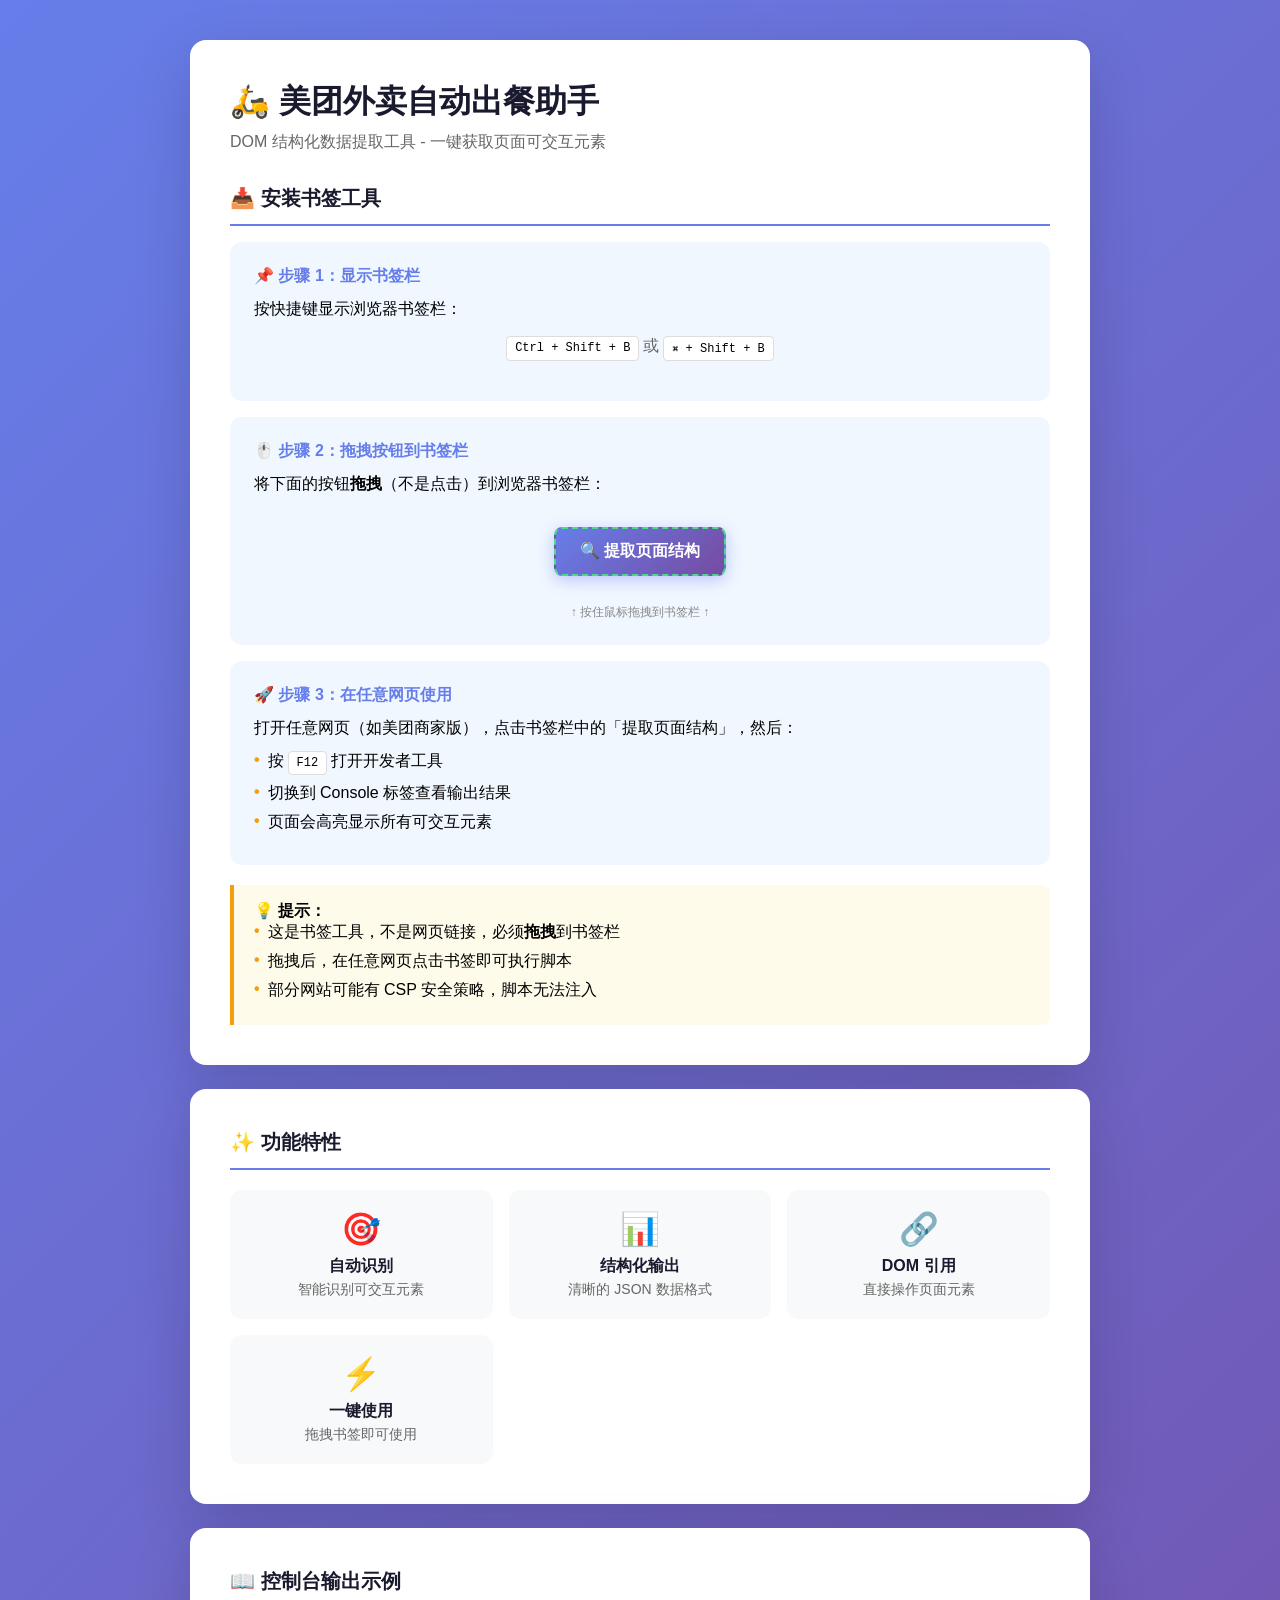
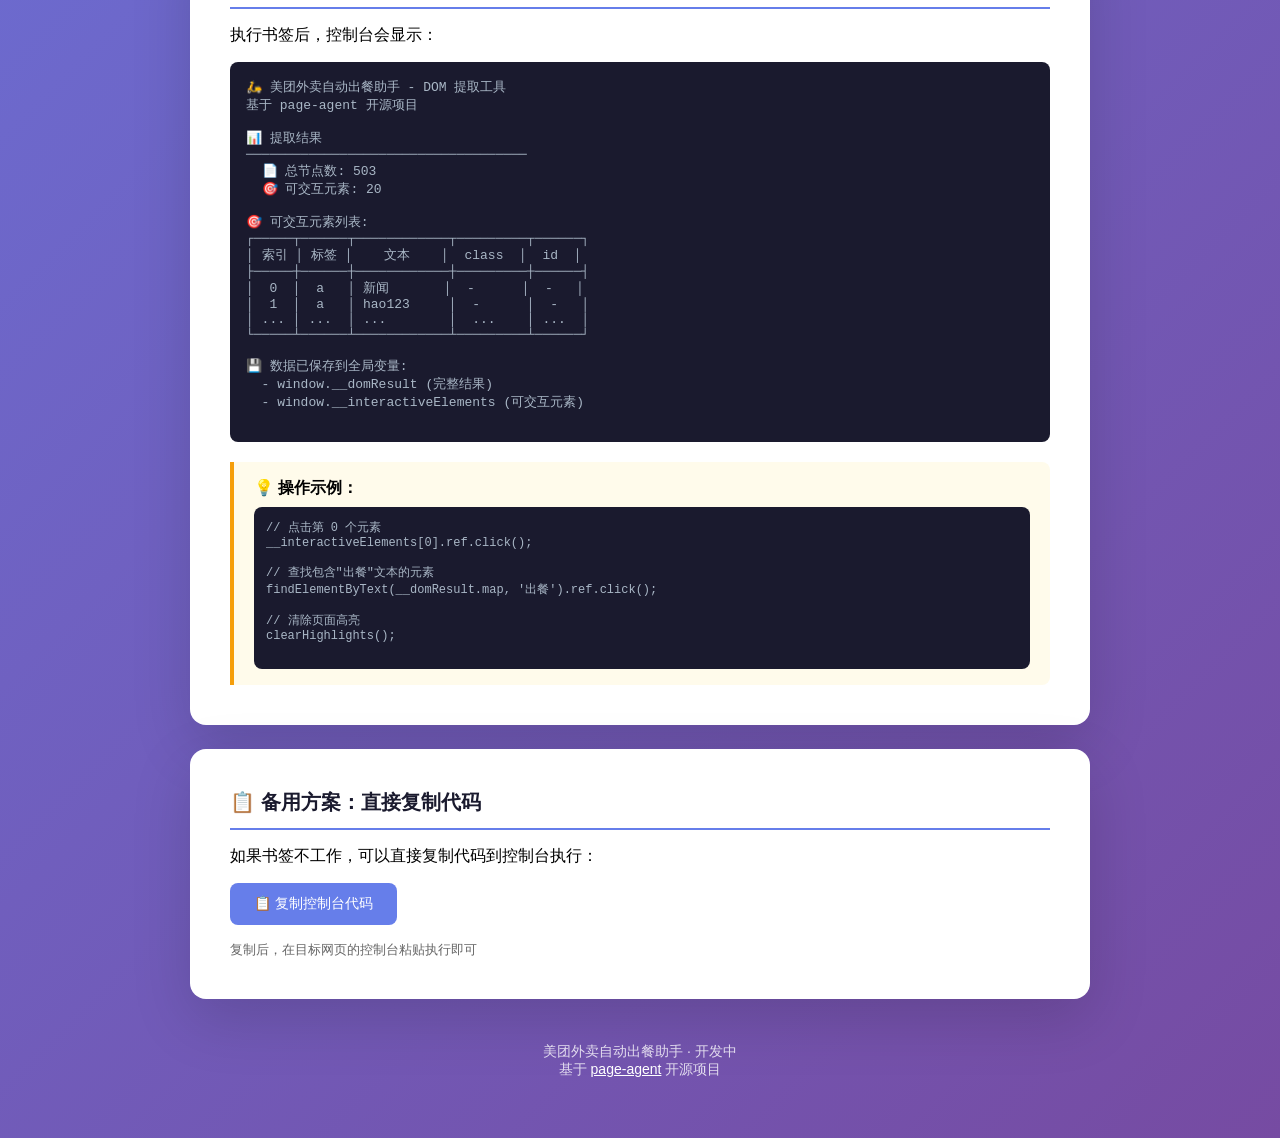
<file: index.html>
<!DOCTYPE html>
<html lang="zh-CN">
<head>
    <meta charset="UTF-8">
    <meta name="viewport" content="width=device-width, initial-scale=1.0">
    <title>美团外卖自动出餐助手 - DOM 提取工具</title>
    <style>
        * {
            margin: 0;
            padding: 0;
            box-sizing: border-box;
        }
        body {
            font-family: -apple-system, BlinkMacSystemFont, 'Segoe UI', Roboto, 'Helvetica Neue', Arial, sans-serif;
            background: linear-gradient(135deg, #667eea 0%, #764ba2 100%);
            min-height: 100vh;
            padding: 40px 20px;
        }
        .container {
            max-width: 900px;
            margin: 0 auto;
        }
        .card {
            background: white;
            border-radius: 16px;
            padding: 40px;
            margin-bottom: 24px;
            box-shadow: 0 20px 60px rgba(0,0,0,0.15);
        }
        h1 {
            font-size: 32px;
            color: #1a1a2e;
            margin-bottom: 8px;
        }
        .subtitle {
            color: #666;
            font-size: 16px;
            margin-bottom: 32px;
        }
        h2 {
            font-size: 20px;
            color: #1a1a2e;
            margin-bottom: 16px;
            padding-bottom: 12px;
            border-bottom: 2px solid #667eea;
        }
        .step-box {
            background: #f0f7ff;
            border-radius: 12px;
            padding: 24px;
            margin-bottom: 16px;
        }
        .step-title {
            font-weight: 600;
            color: #667eea;
            margin-bottom: 12px;
        }
        .bookmarklet-btn {
            display: inline-flex;
            align-items: center;
            text-decoration: none;
            background: linear-gradient(135deg, #667eea 0%, #764ba2 100%);
            color: white;
            padding: 12px 24px;
            border-radius: 8px;
            font-size: 16px;
            font-weight: 600;
            cursor: grab;
            transition: transform 0.2s, box-shadow 0.2s;
            box-shadow: 0 4px 15px rgba(102, 126, 234, 0.4);
            border: 2px dashed #4ade80;
        }
        .bookmarklet-btn:hover {
            transform: translateY(-2px);
            box-shadow: 0 8px 25px rgba(102, 126, 234, 0.5);
        }
        .bookmarklet-btn:active {
            cursor: grabbing;
        }
        .kbd {
            display: inline-block;
            padding: 4px 8px;
            background: white;
            border: 1px solid #ddd;
            border-radius: 4px;
            font-family: monospace;
            font-size: 12px;
            margin: 0 4px;
        }
        .tip-box {
            background: #fffbeb;
            border-left: 4px solid #f59e0b;
            padding: 16px 20px;
            border-radius: 0 8px 8px 0;
            margin-top: 20px;
        }
        .features {
            display: grid;
            grid-template-columns: repeat(auto-fit, minmax(200px, 1fr));
            gap: 16px;
            margin-top: 20px;
        }
        .feature {
            background: #f8f9fa;
            padding: 20px;
            border-radius: 12px;
            text-align: center;
        }
        .feature-icon {
            font-size: 32px;
            margin-bottom: 8px;
        }
        .feature-title {
            font-weight: 600;
            color: #1a1a2e;
            margin-bottom: 4px;
        }
        .feature-desc {
            font-size: 14px;
            color: #666;
        }
        .footer {
            text-align: center;
            color: rgba(255,255,255,0.8);
            padding: 20px;
            font-size: 14px;
        }
        .footer a {
            color: white;
        }
        .notice-list {
            list-style: none;
            padding: 0;
        }
        .notice-list li {
            display: flex;
            align-items: flex-start;
            margin-bottom: 8px;
            text-align: left;
        }
        .notice-list li::before {
            content: "•";
            color: #f59e0b;
            font-weight: bold;
            margin-right: 8px;
        }
        .center-box {
            display: flex;
            justify-content: center;
            padding: 16px;
        }
    </style>
</head>
<body>
    <div class="container">
        <div class="card">
            <h1>🛵 美团外卖自动出餐助手</h1>
            <p class="subtitle">DOM 结构化数据提取工具 - 一键获取页面可交互元素</p>

            <h2>📥 安装书签工具</h2>

            <div class="step-box">
                <div class="step-title">📌 步骤 1：显示书签栏</div>
                <p>按快捷键显示浏览器书签栏：</p>
                <div class="center-box">
                    <span class="kbd">Ctrl + Shift + B</span>
                    <span style="color:#666">或</span>
                    <span class="kbd">⌘ + Shift + B</span>
                </div>
            </div>

            <div class="step-box">
                <div class="step-title">🖱️ 步骤 2：拖拽按钮到书签栏</div>
                <p style="margin-bottom:16px;">将下面的按钮<strong>拖拽</strong>（不是点击）到浏览器书签栏：</p>
                <div class="center-box">
                    <!-- 书签按钮 - 使用 loader 模式：href 只包含短小的加载脚本，实际代码从 GitHub Pages 动态加载 -->
                    <a class="bookmarklet-btn"
                       href="javascript:(function(){var s=document.createElement('script');s.src='https://luyuhua.github.io/waimai/src/domExtractor.loader.js?t='+Date.now();s.type='text/javascript';s.setAttribute('crossorigin','anonymous');s.onload=function(){console.log('Loading DOM extractor...')};s.onerror=function(){console.error('Failed to load DOM extractor script')};document.body.appendChild(s);})()"
                       draggable="true"
                       onclick="return false;"
                       title="拖拽我到书签栏！">
                        🔍 提取页面结构
                    </a>
                </div>
                <p style="color:#888;font-size:12px;margin-top:12px;text-align:center;">
                    ↑ 按住鼠标拖拽到书签栏 ↑
                </p>
            </div>

            <div class="step-box">
                <div class="step-title">🚀 步骤 3：在任意网页使用</div>
                <p>打开任意网页（如美团商家版），点击书签栏中的「提取页面结构」，然后：</p>
                <ul class="notice-list" style="margin-top:12px;">
                    <li>按 <span class="kbd">F12</span> 打开开发者工具</li>
                    <li>切换到 Console 标签查看输出结果</li>
                    <li>页面会高亮显示所有可交互元素</li>
                </ul>
            </div>

            <div class="tip-box">
                <strong>💡 提示：</strong>
                <ul class="notice-list">
                    <li>这是书签工具，不是网页链接，必须<strong>拖拽</strong>到书签栏</li>
                    <li>拖拽后，在任意网页点击书签即可执行脚本</li>
                    <li>部分网站可能有 CSP 安全策略，脚本无法注入</li>
                </ul>
            </div>
        </div>

        <div class="card">
            <h2>✨ 功能特性</h2>
            <div class="features">
                <div class="feature">
                    <div class="feature-icon">🎯</div>
                    <div class="feature-title">自动识别</div>
                    <div class="feature-desc">智能识别可交互元素</div>
                </div>
                <div class="feature">
                    <div class="feature-icon">📊</div>
                    <div class="feature-title">结构化输出</div>
                    <div class="feature-desc">清晰的 JSON 数据格式</div>
                </div>
                <div class="feature">
                    <div class="feature-icon">🔗</div>
                    <div class="feature-title">DOM 引用</div>
                    <div class="feature-desc">直接操作页面元素</div>
                </div>
                <div class="feature">
                    <div class="feature-icon">⚡</div>
                    <div class="feature-title">一键使用</div>
                    <div class="feature-desc">拖拽书签即可使用</div>
                </div>
            </div>
        </div>

        <div class="card">
            <h2>📖 控制台输出示例</h2>
            <p>执行书签后，控制台会显示：</p>
            <pre style="background:#1a1a2e;color:#a9b7c6;padding:16px;border-radius:8px;font-size:13px;overflow-x:auto;margin-top:16px;">
🛵 美团外卖自动出餐助手 - DOM 提取工具
基于 page-agent 开源项目

📊 提取结果
────────────────────────────────────
  📄 总节点数: 503
  🎯 可交互元素: 20

🎯 可交互元素列表:
┌─────┬──────┬────────────┬─────────┬──────┐
│ 索引 │ 标签 │    文本    │  class  │  id  │
├─────┼──────┼────────────┼─────────┼──────┤
│  0  │  a   │ 新闻       │  -      │  -   │
│  1  │  a   │ hao123     │  -      │  -   │
│ ... │ ...  │ ...        │  ...    │ ...  │
└─────┴──────┴────────────┴─────────┴──────┘

💾 数据已保存到全局变量:
  - window.__domResult (完整结果)
  - window.__interactiveElements (可交互元素)
            </pre>

            <div class="tip-box" style="margin-top:20px;">
                <strong>💡 操作示例：</strong>
                <pre style="background:#1a1a2e;color:#a9b7c6;padding:12px;border-radius:8px;font-size:12px;margin-top:8px;">
// 点击第 0 个元素
__interactiveElements[0].ref.click();

// 查找包含"出餐"文本的元素
findElementByText(__domResult.map, '出餐').ref.click();

// 清除页面高亮
clearHighlights();
                </pre>
            </div>
        </div>

        <div class="card">
            <h2>📋 备用方案：直接复制代码</h2>
            <p>如果书签不工作，可以直接复制代码到控制台执行：</p>
            <div style="margin-top:16px;">
                <button onclick="return false;" style="background:#667eea;color:white;border:none;padding:12px 24px;border-radius:8px;cursor:pointer;font-size:14px;">
                    📋 复制控制台代码
                </button>
            </div>
            <p style="margin-top:16px;color:#666;font-size:13px;">
                复制后，在目标网页的控制台粘贴执行即可
            </p>
        </div>
    </div>

    <div class="footer">
        <p>美团外卖自动出餐助手 · 开发中</p>
        <p>基于 <a href="https://github.com/alibaba/page-agent" target="_blank">page-agent</a> 开源项目</p>
    </div>

    <script>
        // 复制控制台代码 - 使用 fetch 加载完整版本
        async function copyConsoleCode() {
            try {
                const response = await fetch('https://luyuhua.github.io/waimai/src/domExtractor.bookmarklet.js');
                const code = await response.text();
                await navigator.clipboard.writeText(code);
                alert('✅ 代码已复制！\n\n请在目标网页的控制台粘贴执行。\n\n步骤：\n1. 打开目标网页\n2. 按 F12 打开开发者工具\n3. 切换到 Console 标签\n4. 粘贴代码回车执行');
            } catch (e) {
                // 备用：使用内联精简版
                const code = `(function(){var s=document.createElement('script');s.src='https://luyuhua.github.io/waimai/src/domExtractor.bookmarklet.js?t='+Date.now();s.onerror=function(){console.error('Script load failed')};document.body.appendChild(s);})()`;
                await navigator.clipboard.writeText(code);
                alert('✅ 加载代码已复制！\n\n请在目标网页的控制台粘贴执行。');
            }
        }
    </script>
</body>
</html>
</file>
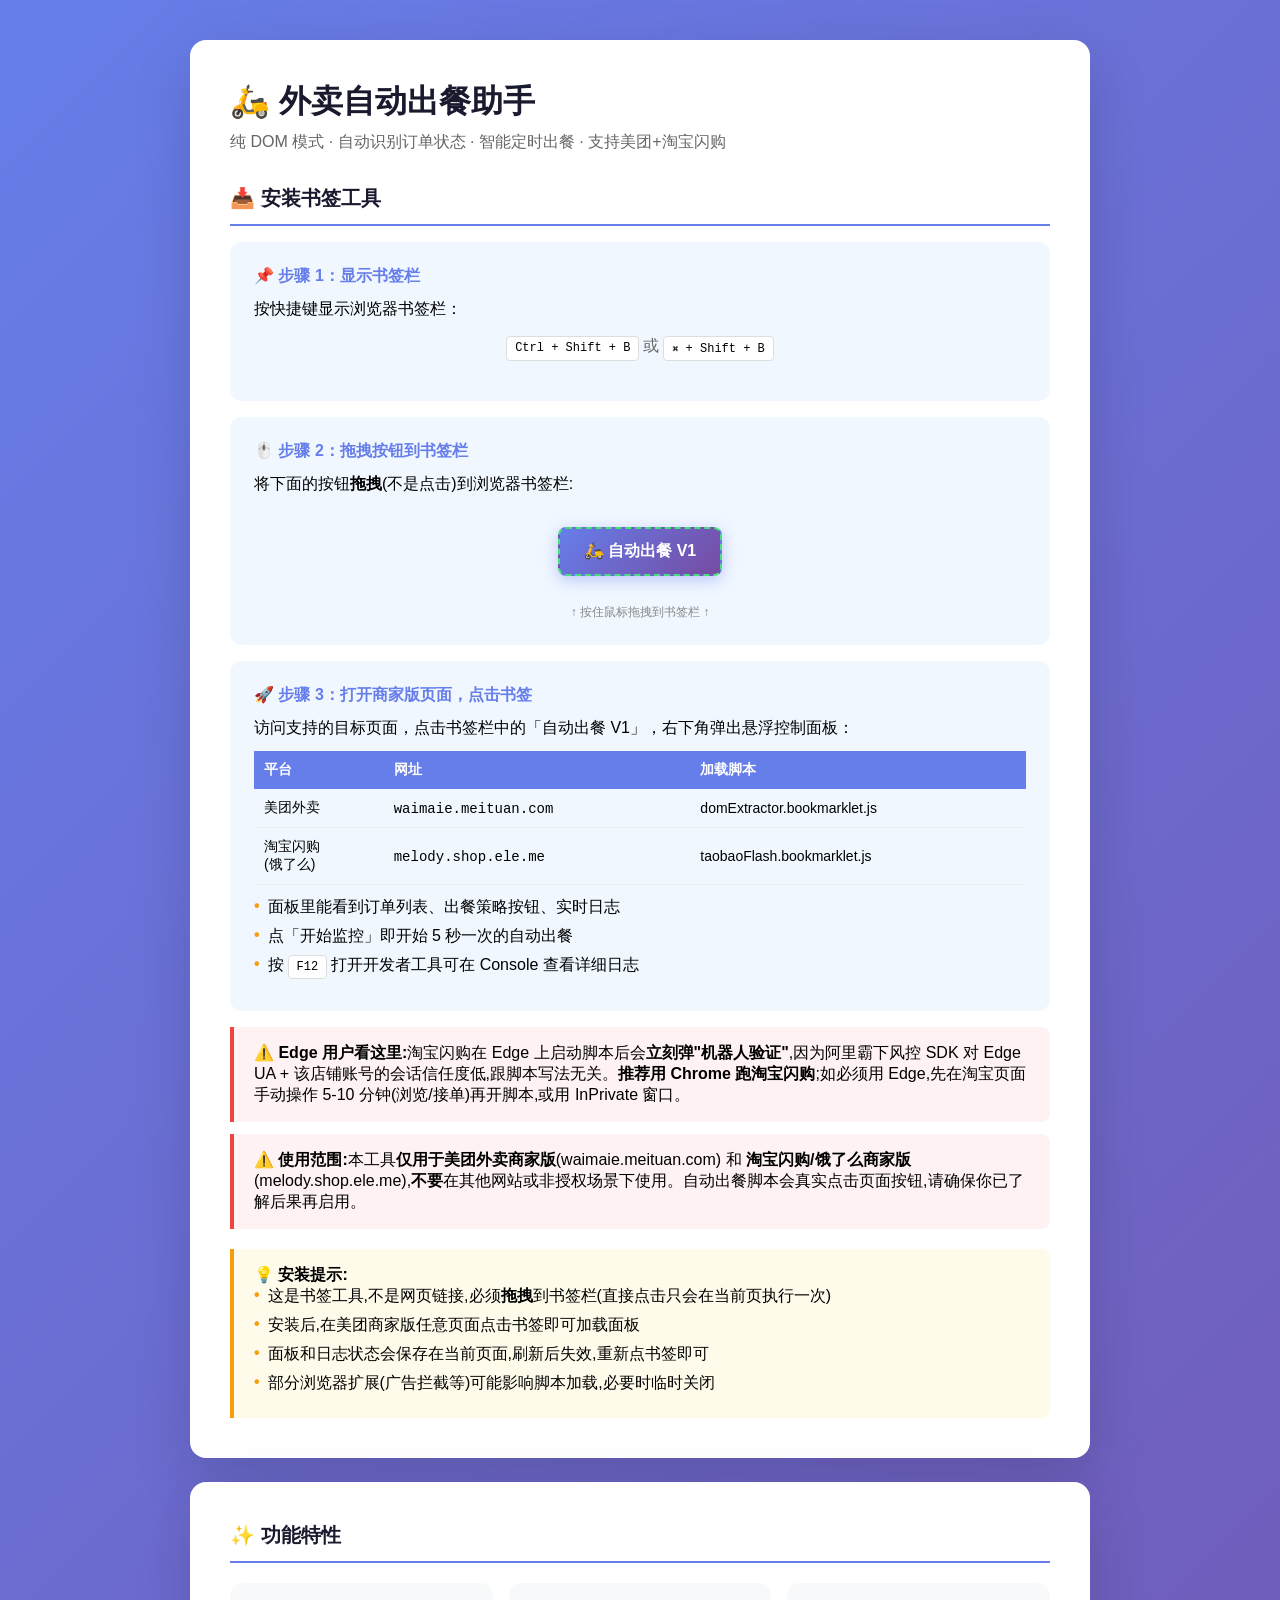
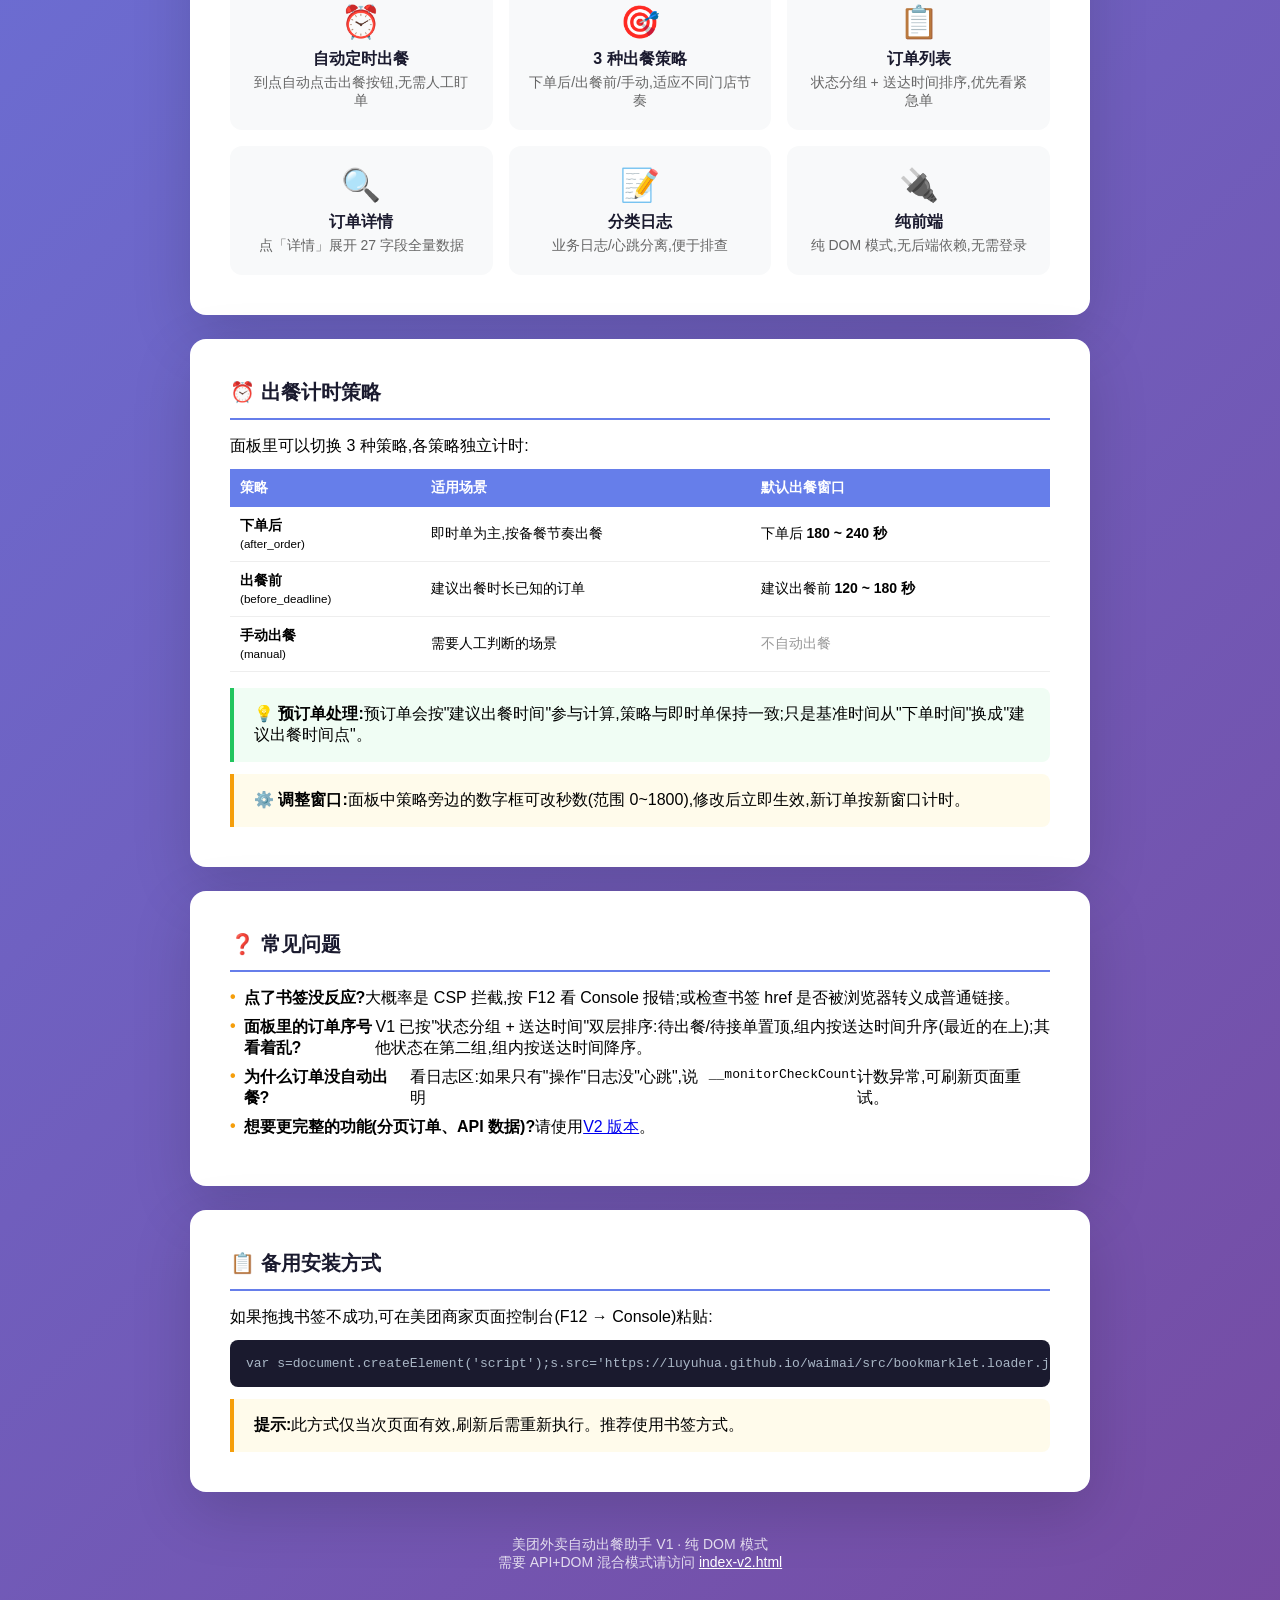
<file: docs/index.html>
<!DOCTYPE html>
<html lang="zh-CN">
<head>
    <meta charset="UTF-8">
    <meta name="viewport" content="width=device-width, initial-scale=1.0">
    <title>外卖自动出餐助手 - 支持美团 + 淘宝闪购</title>
    <style>
        * {
            margin: 0;
            padding: 0;
            box-sizing: border-box;
        }
        body {
            font-family: -apple-system, BlinkMacSystemFont, 'Segoe UI', Roboto, 'Helvetica Neue', Arial, sans-serif;
            background: linear-gradient(135deg, #667eea 0%, #764ba2 100%);
            min-height: 100vh;
            padding: 40px 20px;
        }
        .container {
            max-width: 900px;
            margin: 0 auto;
        }
        .card {
            background: white;
            border-radius: 16px;
            padding: 40px;
            margin-bottom: 24px;
            box-shadow: 0 20px 60px rgba(0,0,0,0.15);
        }
        h1 {
            font-size: 32px;
            color: #1a1a2e;
            margin-bottom: 8px;
        }
        .subtitle {
            color: #666;
            font-size: 16px;
            margin-bottom: 32px;
        }
        h2 {
            font-size: 20px;
            color: #1a1a2e;
            margin-bottom: 16px;
            padding-bottom: 12px;
            border-bottom: 2px solid #667eea;
        }
        .step-box {
            background: #f0f7ff;
            border-radius: 12px;
            padding: 24px;
            margin-bottom: 16px;
        }
        .step-title {
            font-weight: 600;
            color: #667eea;
            margin-bottom: 12px;
        }
        .bookmarklet-btn {
            display: inline-flex;
            align-items: center;
            text-decoration: none;
            background: linear-gradient(135deg, #667eea 0%, #764ba2 100%);
            color: white;
            padding: 12px 24px;
            border-radius: 8px;
            font-size: 16px;
            font-weight: 600;
            cursor: grab;
            transition: transform 0.2s, box-shadow 0.2s;
            box-shadow: 0 4px 15px rgba(102, 126, 234, 0.4);
            border: 2px dashed #4ade80;
        }
        .bookmarklet-btn:hover {
            transform: translateY(-2px);
            box-shadow: 0 8px 25px rgba(102, 126, 234, 0.5);
        }
        .bookmarklet-btn:active {
            cursor: grabbing;
        }
        .kbd {
            display: inline-block;
            padding: 4px 8px;
            background: white;
            border: 1px solid #ddd;
            border-radius: 4px;
            font-family: monospace;
            font-size: 12px;
            margin: 0 4px;
        }
        .tip-box {
            background: #fffbeb;
            border-left: 4px solid #f59e0b;
            padding: 16px 20px;
            border-radius: 0 8px 8px 0;
            margin-top: 20px;
        }
        .warn-box {
            background: #fef2f2;
            border-left: 4px solid #ef4444;
            padding: 16px 20px;
            border-radius: 0 8px 8px 0;
            margin-top: 16px;
        }
        .info-box {
            background: #f0fdf4;
            border-left: 4px solid #22c55e;
            padding: 16px 20px;
            border-radius: 0 8px 8px 0;
            margin-top: 16px;
        }
        .features {
            display: grid;
            grid-template-columns: repeat(auto-fit, minmax(200px, 1fr));
            gap: 16px;
            margin-top: 20px;
        }
        .feature {
            background: #f8f9fa;
            padding: 20px;
            border-radius: 12px;
            text-align: center;
        }
        .feature-icon {
            font-size: 32px;
            margin-bottom: 8px;
        }
        .feature-title {
            font-weight: 600;
            color: #1a1a2e;
            margin-bottom: 4px;
        }
        .feature-desc {
            font-size: 14px;
            color: #666;
        }
        .strategy-table {
            width: 100%;
            border-collapse: collapse;
            margin-top: 12px;
            font-size: 14px;
        }
        .strategy-table th {
            background: #667eea;
            color: white;
            padding: 10px;
            text-align: left;
        }
        .strategy-table td {
            padding: 10px;
            border-bottom: 1px solid #eee;
        }
        .strategy-table tr:hover td {
            background: #f8f9fa;
        }
        .footer {
            text-align: center;
            color: rgba(255,255,255,0.8);
            padding: 20px;
            font-size: 14px;
        }
        .footer a {
            color: white;
        }
        .notice-list {
            list-style: none;
            padding: 0;
        }
        .notice-list li {
            display: flex;
            align-items: flex-start;
            margin-bottom: 8px;
            text-align: left;
        }
        .notice-list li::before {
            content: "•";
            color: #f59e0b;
            font-weight: bold;
            margin-right: 8px;
        }
        .center-box {
            display: flex;
            justify-content: center;
            padding: 16px;
        }
    </style>
</head>
<body>
    <div class="container">
        <div class="card">
            <h1>🛵 外卖自动出餐助手</h1>
            <p class="subtitle">纯 DOM 模式 · 自动识别订单状态 · 智能定时出餐 · 支持美团+淘宝闪购</p>

            <h2>📥 安装书签工具</h2>

            <div class="step-box">
                <div class="step-title">📌 步骤 1：显示书签栏</div>
                <p>按快捷键显示浏览器书签栏：</p>
                <div class="center-box">
                    <span class="kbd">Ctrl + Shift + B</span>
                    <span style="color:#666">或</span>
                    <span class="kbd">⌘ + Shift + B</span>
                </div>
            </div>

            <div class="step-box">
                <div class="step-title">🖱️ 步骤 2：拖拽按钮到书签栏</div>
                <p style="margin-bottom:16px;">将下面的按钮<strong>拖拽</strong>(不是点击)到浏览器书签栏:</p>
                <div class="center-box">
                    <a class="bookmarklet-btn"
                       href="javascript:(function(){var s=document.createElement('script');s.src='https://luyuhua.github.io/waimai/src/bookmarklet.loader.js?t='+Date.now();s.type='text/javascript';s.setAttribute('crossorigin','anonymous');s.onload=function(){console.log('Loading V1 bookmarklet...')};s.onerror=function(){console.error('Failed to load V1 script')};document.body.appendChild(s);})()"
                       draggable="true"
                       onclick="return false;"
                       title="拖拽我到书签栏!">
                        🛵 自动出餐 V1
                    </a>
                </div>
                <p style="color:#888;font-size:12px;margin-top:12px;text-align:center;">
                    ↑ 按住鼠标拖拽到书签栏 ↑
                </p>
            </div>

            <div class="step-box">
                <div class="step-title">🚀 步骤 3：打开商家版页面，点击书签</div>
                <p>访问支持的目标页面，点击书签栏中的「自动出餐 V1」，右下角弹出悬浮控制面板：</p>
                <table class="strategy-table" style="margin-top:12px;">
                    <tr><th>平台</th><th>网址</th><th>加载脚本</th></tr>
                    <tr><td>美团外卖</td><td><code>waimaie.meituan.com</code></td><td>domExtractor.bookmarklet.js</td></tr>
                    <tr><td>淘宝闪购<br>(饿了么)</td><td><code>melody.shop.ele.me</code></td><td>taobaoFlash.bookmarklet.js</td></tr>
                </table>
                <ul class="notice-list" style="margin-top:12px;">
                    <li>面板里能看到订单列表、出餐策略按钮、实时日志</li>
                    <li>点「开始监控」即开始 5 秒一次的自动出餐</li>
                    <li>按 <span class="kbd">F12</span> 打开开发者工具可在 Console 查看详细日志</li>
                </ul>
            </div>

            <div class="warn-box">
                <strong>⚠️ Edge 用户看这里:</strong>淘宝闪购在 Edge 上启动脚本后会<strong>立刻弹"机器人验证"</strong>,因为阿里霸下风控 SDK 对 Edge UA + 该店铺账号的会话信任度低,跟脚本写法无关。<strong>推荐用 Chrome 跑淘宝闪购</strong>;如必须用 Edge,先在淘宝页面手动操作 5-10 分钟(浏览/接单)再开脚本,或用 InPrivate 窗口。
            </div>

            <div class="warn-box" style="margin-top:12px;">
                <strong>⚠️ 使用范围:</strong>本工具<strong>仅用于美团外卖商家版</strong>(waimaie.meituan.com) 和 <strong>淘宝闪购/饿了么商家版</strong>(melody.shop.ele.me),<strong>不要</strong>在其他网站或非授权场景下使用。自动出餐脚本会真实点击页面按钮,请确保你已了解后果再启用。
            </div>

            <div class="tip-box">
                <strong>💡 安装提示:</strong>
                <ul class="notice-list">
                    <li>这是书签工具,不是网页链接,必须<strong>拖拽</strong>到书签栏(直接点击只会在当前页执行一次)</li>
                    <li>安装后,在美团商家版任意页面点击书签即可加载面板</li>
                    <li>面板和日志状态会保存在当前页面,刷新后失效,重新点书签即可</li>
                    <li>部分浏览器扩展(广告拦截等)可能影响脚本加载,必要时临时关闭</li>
                </ul>
            </div>
        </div>

        <div class="card">
            <h2>✨ 功能特性</h2>
            <div class="features">
                <div class="feature">
                    <div class="feature-icon">⏰</div>
                    <div class="feature-title">自动定时出餐</div>
                    <div class="feature-desc">到点自动点击出餐按钮,无需人工盯单</div>
                </div>
                <div class="feature">
                    <div class="feature-icon">🎯</div>
                    <div class="feature-title">3 种出餐策略</div>
                    <div class="feature-desc">下单后/出餐前/手动,适应不同门店节奏</div>
                </div>
                <div class="feature">
                    <div class="feature-icon">📋</div>
                    <div class="feature-title">订单列表</div>
                    <div class="feature-desc">状态分组 + 送达时间排序,优先看紧急单</div>
                </div>
                <div class="feature">
                    <div class="feature-icon">🔍</div>
                    <div class="feature-title">订单详情</div>
                    <div class="feature-desc">点「详情」展开 27 字段全量数据</div>
                </div>
                <div class="feature">
                    <div class="feature-icon">📝</div>
                    <div class="feature-title">分类日志</div>
                    <div class="feature-desc">业务日志/心跳分离,便于排查</div>
                </div>
                <div class="feature">
                    <div class="feature-icon">🔌</div>
                    <div class="feature-title">纯前端</div>
                    <div class="feature-desc">纯 DOM 模式,无后端依赖,无需登录</div>
                </div>
            </div>
        </div>

        <div class="card">
            <h2>⏰ 出餐计时策略</h2>
            <p>面板里可以切换 3 种策略,各策略独立计时:</p>
            <table class="strategy-table">
                <thead>
                    <tr>
                        <th>策略</th>
                        <th>适用场景</th>
                        <th>默认出餐窗口</th>
                    </tr>
                </thead>
                <tbody>
                    <tr>
                        <td><strong>下单后</strong><br><small>(after_order)</small></td>
                        <td>即时单为主,按备餐节奏出餐</td>
                        <td>下单后 <strong>180 ~ 240 秒</strong></td>
                    </tr>
                    <tr>
                        <td><strong>出餐前</strong><br><small>(before_deadline)</small></td>
                        <td>建议出餐时长已知的订单</td>
                        <td>建议出餐前 <strong>120 ~ 180 秒</strong></td>
                    </tr>
                    <tr>
                        <td><strong>手动出餐</strong><br><small>(manual)</small></td>
                        <td>需要人工判断的场景</td>
                        <td><span style="color:#999;">不自动出餐</span></td>
                    </tr>
                </tbody>
            </table>

            <div class="info-box" style="margin-top:16px;">
                <strong>💡 预订单处理:</strong>预订单会按"建议出餐时间"参与计算,策略与即时单保持一致;只是基准时间从"下单时间"换成"建议出餐时间点"。
            </div>

            <div class="tip-box" style="margin-top:12px;">
                <strong>⚙️ 调整窗口:</strong>面板中策略旁边的数字框可改秒数(范围 0~1800),修改后立即生效,新订单按新窗口计时。
            </div>
        </div>

        <div class="card">
            <h2>❓ 常见问题</h2>
            <ul class="notice-list" style="margin-top:8px;">
                <li><strong>点了书签没反应?</strong>大概率是 CSP 拦截,按 F12 看 Console 报错;或检查书签 href 是否被浏览器转义成普通链接。</li>
                <li><strong>面板里的订单序号看着乱?</strong>V1 已按"状态分组 + 送达时间"双层排序:待出餐/待接单置顶,组内按送达时间升序(最近的在上);其他状态在第二组,组内按送达时间降序。</li>
                <li><strong>为什么订单没自动出餐?</strong>看日志区:如果只有"操作"日志没"心跳",说明 <code>__monitorCheckCount</code> 计数异常,可刷新页面重试。</li>
                <li><strong>想要更完整的功能(分页订单、API 数据)?</strong>请使用 <a href="index-v2.html">V2 版本</a>。</li>
            </ul>
        </div>

        <div class="card">
            <h2>📋 备用安装方式</h2>
            <p>如果拖拽书签不成功,可在美团商家页面控制台(F12 → Console)粘贴:</p>
            <pre style="background:#1a1a2e;color:#a9b7c6;padding:16px;border-radius:8px;font-size:13px;overflow-x:auto;margin-top:12px;">var s=document.createElement('script');s.src='https://luyuhua.github.io/waimai/src/bookmarklet.loader.js?t='+Date.now();document.body.appendChild(s);</pre>
            <div class="tip-box" style="margin-top:12px;">
                <strong>提示:</strong>此方式仅当次页面有效,刷新后需重新执行。推荐使用书签方式。
            </div>
        </div>
    </div>

    <div class="footer">
        <p>美团外卖自动出餐助手 V1 · 纯 DOM 模式</p>
        <p>需要 API+DOM 混合模式请访问 <a href="index-v2.html">index-v2.html</a></p>
    </div>
</body>
</html>
</file>
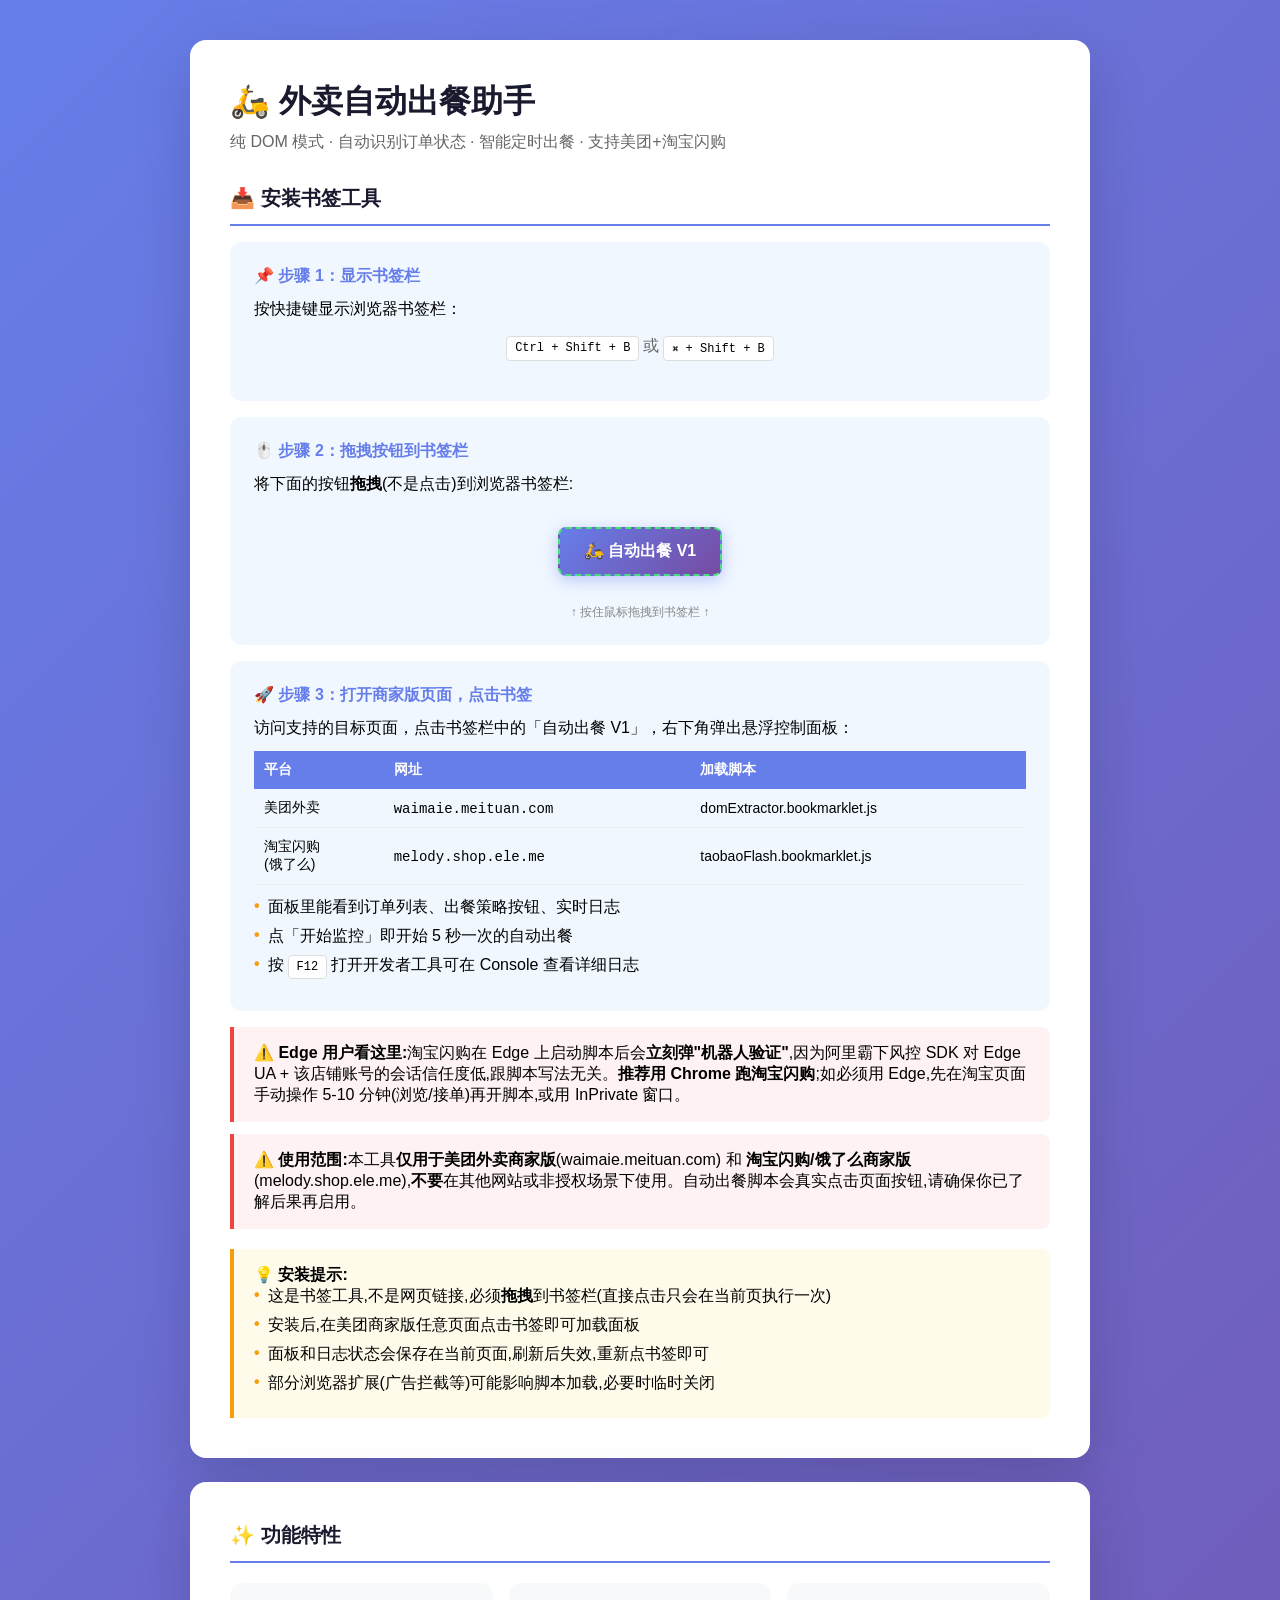
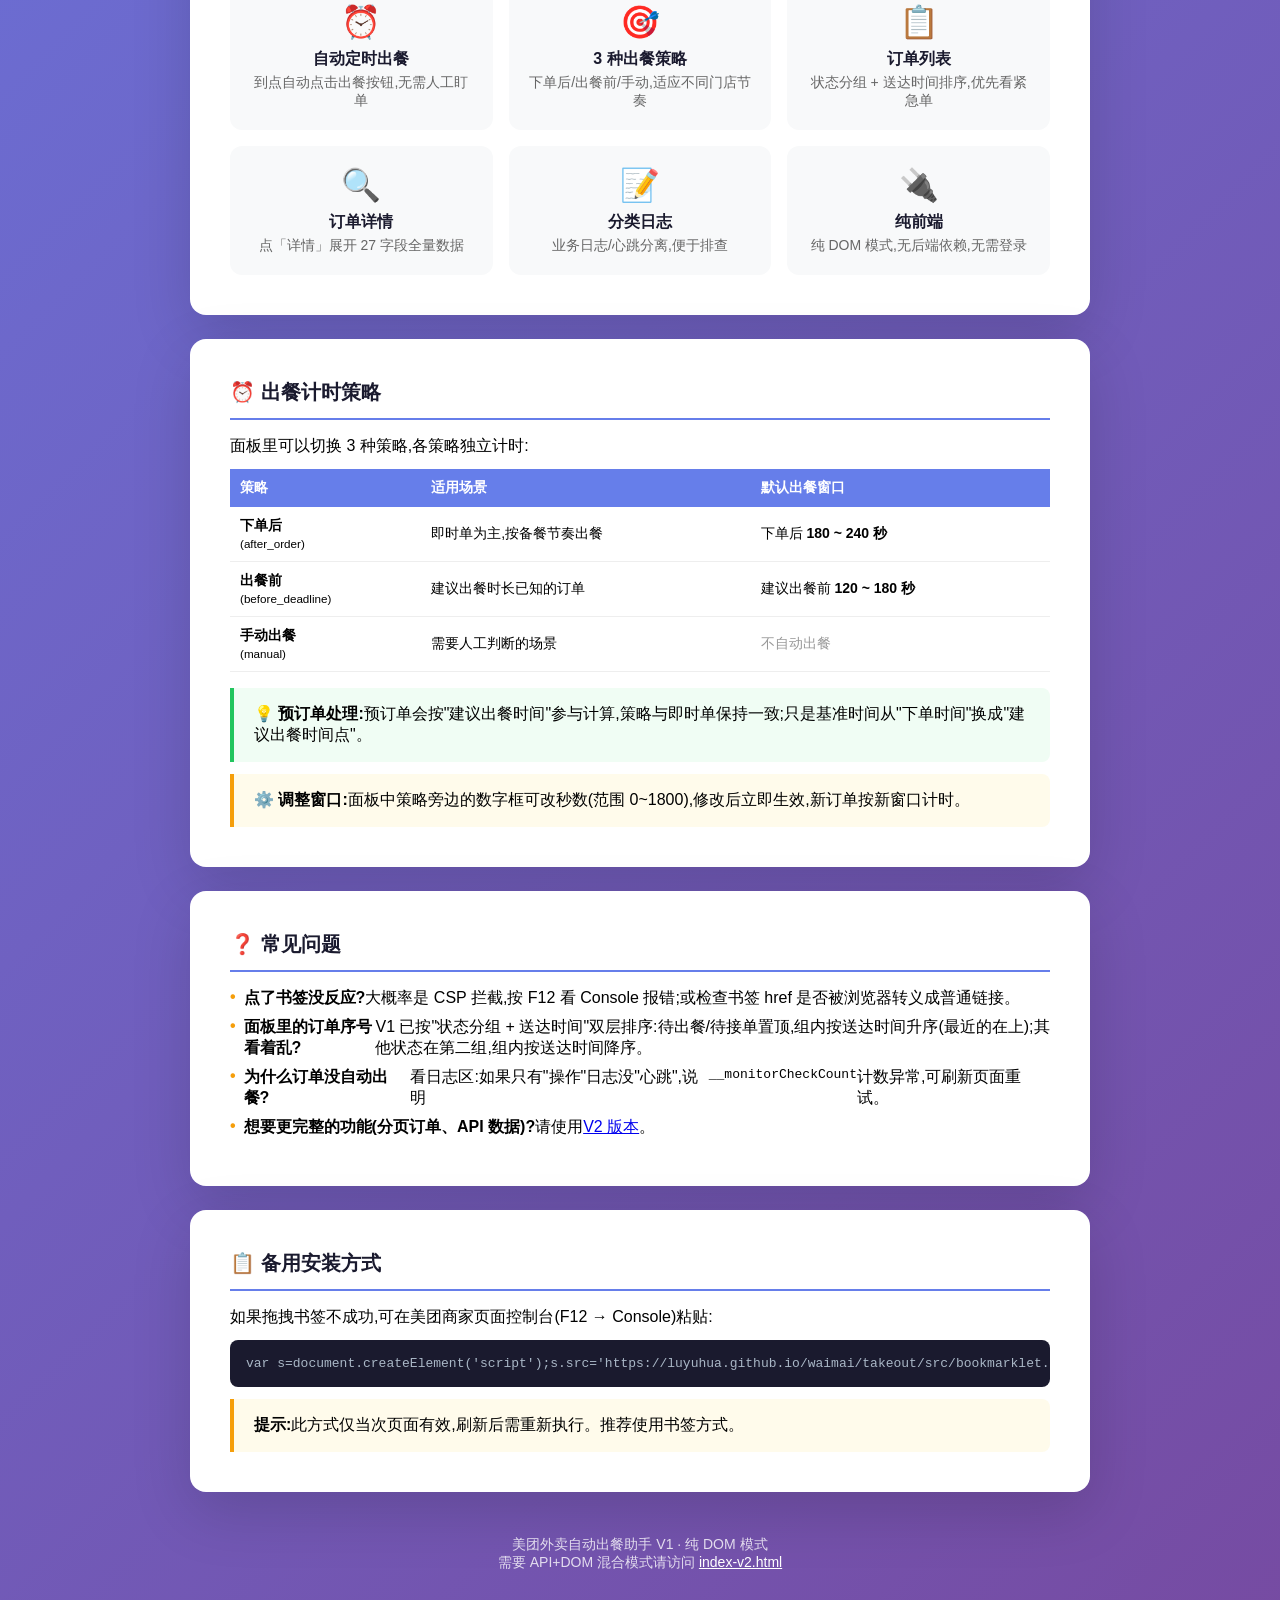
<file: takeout/docs/index.html>
<!DOCTYPE html>
<html lang="zh-CN">
<head>
    <meta charset="UTF-8">
    <meta name="viewport" content="width=device-width, initial-scale=1.0">
    <title>外卖自动出餐助手 - 支持美团 + 淘宝闪购</title>
    <style>
        * {
            margin: 0;
            padding: 0;
            box-sizing: border-box;
        }
        body {
            font-family: -apple-system, BlinkMacSystemFont, 'Segoe UI', Roboto, 'Helvetica Neue', Arial, sans-serif;
            background: linear-gradient(135deg, #667eea 0%, #764ba2 100%);
            min-height: 100vh;
            padding: 40px 20px;
        }
        .container {
            max-width: 900px;
            margin: 0 auto;
        }
        .card {
            background: white;
            border-radius: 16px;
            padding: 40px;
            margin-bottom: 24px;
            box-shadow: 0 20px 60px rgba(0,0,0,0.15);
        }
        h1 {
            font-size: 32px;
            color: #1a1a2e;
            margin-bottom: 8px;
        }
        .subtitle {
            color: #666;
            font-size: 16px;
            margin-bottom: 32px;
        }
        h2 {
            font-size: 20px;
            color: #1a1a2e;
            margin-bottom: 16px;
            padding-bottom: 12px;
            border-bottom: 2px solid #667eea;
        }
        .step-box {
            background: #f0f7ff;
            border-radius: 12px;
            padding: 24px;
            margin-bottom: 16px;
        }
        .step-title {
            font-weight: 600;
            color: #667eea;
            margin-bottom: 12px;
        }
        .bookmarklet-btn {
            display: inline-flex;
            align-items: center;
            text-decoration: none;
            background: linear-gradient(135deg, #667eea 0%, #764ba2 100%);
            color: white;
            padding: 12px 24px;
            border-radius: 8px;
            font-size: 16px;
            font-weight: 600;
            cursor: grab;
            transition: transform 0.2s, box-shadow 0.2s;
            box-shadow: 0 4px 15px rgba(102, 126, 234, 0.4);
            border: 2px dashed #4ade80;
        }
        .bookmarklet-btn:hover {
            transform: translateY(-2px);
            box-shadow: 0 8px 25px rgba(102, 126, 234, 0.5);
        }
        .bookmarklet-btn:active {
            cursor: grabbing;
        }
        .kbd {
            display: inline-block;
            padding: 4px 8px;
            background: white;
            border: 1px solid #ddd;
            border-radius: 4px;
            font-family: monospace;
            font-size: 12px;
            margin: 0 4px;
        }
        .tip-box {
            background: #fffbeb;
            border-left: 4px solid #f59e0b;
            padding: 16px 20px;
            border-radius: 0 8px 8px 0;
            margin-top: 20px;
        }
        .warn-box {
            background: #fef2f2;
            border-left: 4px solid #ef4444;
            padding: 16px 20px;
            border-radius: 0 8px 8px 0;
            margin-top: 16px;
        }
        .info-box {
            background: #f0fdf4;
            border-left: 4px solid #22c55e;
            padding: 16px 20px;
            border-radius: 0 8px 8px 0;
            margin-top: 16px;
        }
        .features {
            display: grid;
            grid-template-columns: repeat(auto-fit, minmax(200px, 1fr));
            gap: 16px;
            margin-top: 20px;
        }
        .feature {
            background: #f8f9fa;
            padding: 20px;
            border-radius: 12px;
            text-align: center;
        }
        .feature-icon {
            font-size: 32px;
            margin-bottom: 8px;
        }
        .feature-title {
            font-weight: 600;
            color: #1a1a2e;
            margin-bottom: 4px;
        }
        .feature-desc {
            font-size: 14px;
            color: #666;
        }
        .strategy-table {
            width: 100%;
            border-collapse: collapse;
            margin-top: 12px;
            font-size: 14px;
        }
        .strategy-table th {
            background: #667eea;
            color: white;
            padding: 10px;
            text-align: left;
        }
        .strategy-table td {
            padding: 10px;
            border-bottom: 1px solid #eee;
        }
        .strategy-table tr:hover td {
            background: #f8f9fa;
        }
        .footer {
            text-align: center;
            color: rgba(255,255,255,0.8);
            padding: 20px;
            font-size: 14px;
        }
        .footer a {
            color: white;
        }
        .notice-list {
            list-style: none;
            padding: 0;
        }
        .notice-list li {
            display: flex;
            align-items: flex-start;
            margin-bottom: 8px;
            text-align: left;
        }
        .notice-list li::before {
            content: "•";
            color: #f59e0b;
            font-weight: bold;
            margin-right: 8px;
        }
        .center-box {
            display: flex;
            justify-content: center;
            padding: 16px;
        }
    </style>
</head>
<body>
    <div class="container">
        <div class="card">
            <h1>🛵 外卖自动出餐助手</h1>
            <p class="subtitle">纯 DOM 模式 · 自动识别订单状态 · 智能定时出餐 · 支持美团+淘宝闪购</p>

            <h2>📥 安装书签工具</h2>

            <div class="step-box">
                <div class="step-title">📌 步骤 1：显示书签栏</div>
                <p>按快捷键显示浏览器书签栏：</p>
                <div class="center-box">
                    <span class="kbd">Ctrl + Shift + B</span>
                    <span style="color:#666">或</span>
                    <span class="kbd">⌘ + Shift + B</span>
                </div>
            </div>

            <div class="step-box">
                <div class="step-title">🖱️ 步骤 2：拖拽按钮到书签栏</div>
                <p style="margin-bottom:16px;">将下面的按钮<strong>拖拽</strong>(不是点击)到浏览器书签栏:</p>
                <div class="center-box">
                    <a class="bookmarklet-btn"
                       href="javascript:(function(){var s=document.createElement('script');s.src='https://luyuhua.github.io/waimai/takeout/src/bookmarklet.loader.js?t='+Date.now();s.type='text/javascript';s.setAttribute('crossorigin','anonymous');s.onload=function(){console.log('Loading V1 bookmarklet...')};s.onerror=function(){console.error('Failed to load V1 script')};document.body.appendChild(s);})()"
                       draggable="true"
                       onclick="return false;"
                       title="拖拽我到书签栏!">
                        🛵 自动出餐 V1
                    </a>
                </div>
                <p style="color:#888;font-size:12px;margin-top:12px;text-align:center;">
                    ↑ 按住鼠标拖拽到书签栏 ↑
                </p>
            </div>

            <div class="step-box">
                <div class="step-title">🚀 步骤 3：打开商家版页面，点击书签</div>
                <p>访问支持的目标页面，点击书签栏中的「自动出餐 V1」，右下角弹出悬浮控制面板：</p>
                <table class="strategy-table" style="margin-top:12px;">
                    <tr><th>平台</th><th>网址</th><th>加载脚本</th></tr>
                    <tr><td>美团外卖</td><td><code>waimaie.meituan.com</code></td><td>domExtractor.bookmarklet.js</td></tr>
                    <tr><td>淘宝闪购<br>(饿了么)</td><td><code>melody.shop.ele.me</code></td><td>taobaoFlash.bookmarklet.js</td></tr>
                </table>
                <ul class="notice-list" style="margin-top:12px;">
                    <li>面板里能看到订单列表、出餐策略按钮、实时日志</li>
                    <li>点「开始监控」即开始 5 秒一次的自动出餐</li>
                    <li>按 <span class="kbd">F12</span> 打开开发者工具可在 Console 查看详细日志</li>
                </ul>
            </div>

            <div class="warn-box">
                <strong>⚠️ Edge 用户看这里:</strong>淘宝闪购在 Edge 上启动脚本后会<strong>立刻弹"机器人验证"</strong>,因为阿里霸下风控 SDK 对 Edge UA + 该店铺账号的会话信任度低,跟脚本写法无关。<strong>推荐用 Chrome 跑淘宝闪购</strong>;如必须用 Edge,先在淘宝页面手动操作 5-10 分钟(浏览/接单)再开脚本,或用 InPrivate 窗口。
            </div>

            <div class="warn-box" style="margin-top:12px;">
                <strong>⚠️ 使用范围:</strong>本工具<strong>仅用于美团外卖商家版</strong>(waimaie.meituan.com) 和 <strong>淘宝闪购/饿了么商家版</strong>(melody.shop.ele.me),<strong>不要</strong>在其他网站或非授权场景下使用。自动出餐脚本会真实点击页面按钮,请确保你已了解后果再启用。
            </div>

            <div class="tip-box">
                <strong>💡 安装提示:</strong>
                <ul class="notice-list">
                    <li>这是书签工具,不是网页链接,必须<strong>拖拽</strong>到书签栏(直接点击只会在当前页执行一次)</li>
                    <li>安装后,在美团商家版任意页面点击书签即可加载面板</li>
                    <li>面板和日志状态会保存在当前页面,刷新后失效,重新点书签即可</li>
                    <li>部分浏览器扩展(广告拦截等)可能影响脚本加载,必要时临时关闭</li>
                </ul>
            </div>
        </div>

        <div class="card">
            <h2>✨ 功能特性</h2>
            <div class="features">
                <div class="feature">
                    <div class="feature-icon">⏰</div>
                    <div class="feature-title">自动定时出餐</div>
                    <div class="feature-desc">到点自动点击出餐按钮,无需人工盯单</div>
                </div>
                <div class="feature">
                    <div class="feature-icon">🎯</div>
                    <div class="feature-title">3 种出餐策略</div>
                    <div class="feature-desc">下单后/出餐前/手动,适应不同门店节奏</div>
                </div>
                <div class="feature">
                    <div class="feature-icon">📋</div>
                    <div class="feature-title">订单列表</div>
                    <div class="feature-desc">状态分组 + 送达时间排序,优先看紧急单</div>
                </div>
                <div class="feature">
                    <div class="feature-icon">🔍</div>
                    <div class="feature-title">订单详情</div>
                    <div class="feature-desc">点「详情」展开 27 字段全量数据</div>
                </div>
                <div class="feature">
                    <div class="feature-icon">📝</div>
                    <div class="feature-title">分类日志</div>
                    <div class="feature-desc">业务日志/心跳分离,便于排查</div>
                </div>
                <div class="feature">
                    <div class="feature-icon">🔌</div>
                    <div class="feature-title">纯前端</div>
                    <div class="feature-desc">纯 DOM 模式,无后端依赖,无需登录</div>
                </div>
            </div>
        </div>

        <div class="card">
            <h2>⏰ 出餐计时策略</h2>
            <p>面板里可以切换 3 种策略,各策略独立计时:</p>
            <table class="strategy-table">
                <thead>
                    <tr>
                        <th>策略</th>
                        <th>适用场景</th>
                        <th>默认出餐窗口</th>
                    </tr>
                </thead>
                <tbody>
                    <tr>
                        <td><strong>下单后</strong><br><small>(after_order)</small></td>
                        <td>即时单为主,按备餐节奏出餐</td>
                        <td>下单后 <strong>180 ~ 240 秒</strong></td>
                    </tr>
                    <tr>
                        <td><strong>出餐前</strong><br><small>(before_deadline)</small></td>
                        <td>建议出餐时长已知的订单</td>
                        <td>建议出餐前 <strong>120 ~ 180 秒</strong></td>
                    </tr>
                    <tr>
                        <td><strong>手动出餐</strong><br><small>(manual)</small></td>
                        <td>需要人工判断的场景</td>
                        <td><span style="color:#999;">不自动出餐</span></td>
                    </tr>
                </tbody>
            </table>

            <div class="info-box" style="margin-top:16px;">
                <strong>💡 预订单处理:</strong>预订单会按"建议出餐时间"参与计算,策略与即时单保持一致;只是基准时间从"下单时间"换成"建议出餐时间点"。
            </div>

            <div class="tip-box" style="margin-top:12px;">
                <strong>⚙️ 调整窗口:</strong>面板中策略旁边的数字框可改秒数(范围 0~1800),修改后立即生效,新订单按新窗口计时。
            </div>
        </div>

        <div class="card">
            <h2>❓ 常见问题</h2>
            <ul class="notice-list" style="margin-top:8px;">
                <li><strong>点了书签没反应?</strong>大概率是 CSP 拦截,按 F12 看 Console 报错;或检查书签 href 是否被浏览器转义成普通链接。</li>
                <li><strong>面板里的订单序号看着乱?</strong>V1 已按"状态分组 + 送达时间"双层排序:待出餐/待接单置顶,组内按送达时间升序(最近的在上);其他状态在第二组,组内按送达时间降序。</li>
                <li><strong>为什么订单没自动出餐?</strong>看日志区:如果只有"操作"日志没"心跳",说明 <code>__monitorCheckCount</code> 计数异常,可刷新页面重试。</li>
                <li><strong>想要更完整的功能(分页订单、API 数据)?</strong>请使用 <a href="index-v2.html">V2 版本</a>。</li>
            </ul>
        </div>

        <div class="card">
            <h2>📋 备用安装方式</h2>
            <p>如果拖拽书签不成功,可在美团商家页面控制台(F12 → Console)粘贴:</p>
            <pre style="background:#1a1a2e;color:#a9b7c6;padding:16px;border-radius:8px;font-size:13px;overflow-x:auto;margin-top:12px;">var s=document.createElement('script');s.src='https://luyuhua.github.io/waimai/takeout/src/bookmarklet.loader.js?t='+Date.now();document.body.appendChild(s);</pre>
            <div class="tip-box" style="margin-top:12px;">
                <strong>提示:</strong>此方式仅当次页面有效,刷新后需重新执行。推荐使用书签方式。
            </div>
        </div>
    </div>

    <div class="footer">
        <p>美团外卖自动出餐助手 V1 · 纯 DOM 模式</p>
        <p>需要 API+DOM 混合模式请访问 <a href="index-v2.html">index-v2.html</a></p>
    </div>
</body>
</html>
</file>
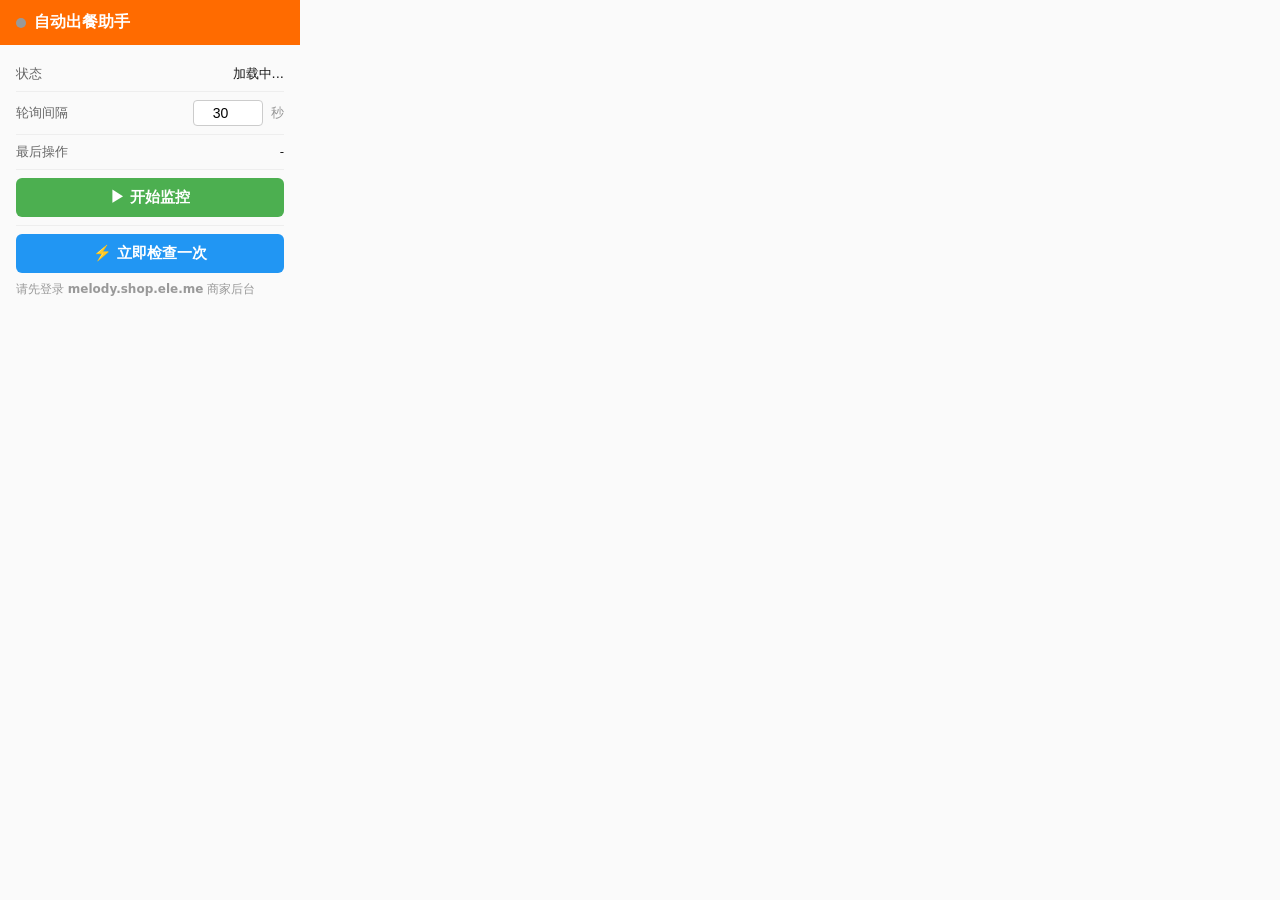
<file: takeout/cdp-extension/popup.html>
<!DOCTYPE html>
<html>
<head>
<meta charset="utf-8">
<style>
  * { margin: 0; padding: 0; box-sizing: border-box; }
  body {
    width: 300px;
    font-family: -apple-system, system-ui, sans-serif;
    font-size: 14px;
    color: #1a1a1a;
    background: #fafafa;
  }
  .header {
    background: #ff6b00;
    color: #fff;
    padding: 12px 16px;
    font-size: 16px;
    font-weight: 600;
    display: flex;
    align-items: center;
    gap: 8px;
  }
  .header .dot {
    width: 10px; height: 10px;
    border-radius: 50%;
    background: #999;
  }
  .header .dot.watching { background: #4caf50; animation: pulse 1.5s infinite; }
  @keyframes pulse { 0%,100%{opacity:1} 50%{opacity:0.4} }
  .body { padding: 12px 16px; }
  .row {
    display: flex;
    align-items: center;
    justify-content: space-between;
    padding: 8px 0;
    border-bottom: 1px solid #eee;
  }
  .row:last-child { border-bottom: none; }
  .label { color: #666; font-size: 13px; }
  .value { font-weight: 500; font-size: 13px; }
  .value.error { color: #d32f2f; }
  .btn {
    display: block;
    width: 100%;
    padding: 10px;
    border: none;
    border-radius: 6px;
    font-size: 15px;
    font-weight: 600;
    cursor: pointer;
    margin-top: 8px;
    transition: opacity .15s;
  }
  .btn:hover { opacity: 0.85; }
  .btn-start { background: #4caf50; color: #fff; }
  .btn-stop { background: #f44336; color: #fff; }
  .btn-once { background: #2196f3; color: #fff; }
  .btn:disabled { opacity: 0.4; cursor: default; }
  .interval-row {
    display: flex;
    align-items: center;
    gap: 8px;
  }
  .interval-row input {
    width: 70px;
    padding: 4px 8px;
    border: 1px solid #ccc;
    border-radius: 4px;
    font-size: 14px;
    text-align: center;
  }
  .divider { height: 1px; background: #eee; margin: 8px 0; }
  .last-action {
    font-size: 12px;
    color: #999;
    margin-top: 8px;
    line-height: 1.4;
  }
</style>
</head>
<body>
<div class="header">
  <span class="dot" id="statusDot"></span>
  <span>自动出餐助手</span>
</div>
<div class="body">
  <div class="row">
    <span class="label">状态</span>
    <span class="value" id="statusText">加载中...</span>
  </div>
  <div class="row">
    <span class="label">轮询间隔</span>
    <div class="interval-row">
      <input type="number" id="intervalInput" value="30" min="10" max="600" step="5">
      <span style="font-size:13px;color:#999">秒</span>
    </div>
  </div>
  <div class="row">
    <span class="label">最后操作</span>
    <span class="value" id="lastAction" style="font-size:12px">-</span>
  </div>
  <div id="errorRow" class="row" style="display:none">
    <span class="label">错误</span>
    <span class="value error" id="errorText"></span>
  </div>

  <button class="btn btn-start" id="btnStart">▶ 开始监控</button>
  <button class="btn btn-stop" id="btnStop" style="display:none">■ 停止监控</button>
  <div class="divider"></div>
  <button class="btn btn-once" id="btnOnce">⚡ 立即检查一次</button>

  <div class="last-action" id="hint">
    请先登录 <b>melody.shop.ele.me</b> 商家后台
  </div>
</div>
<script src="popup.js"></script>
</body>
</html>
</file>
